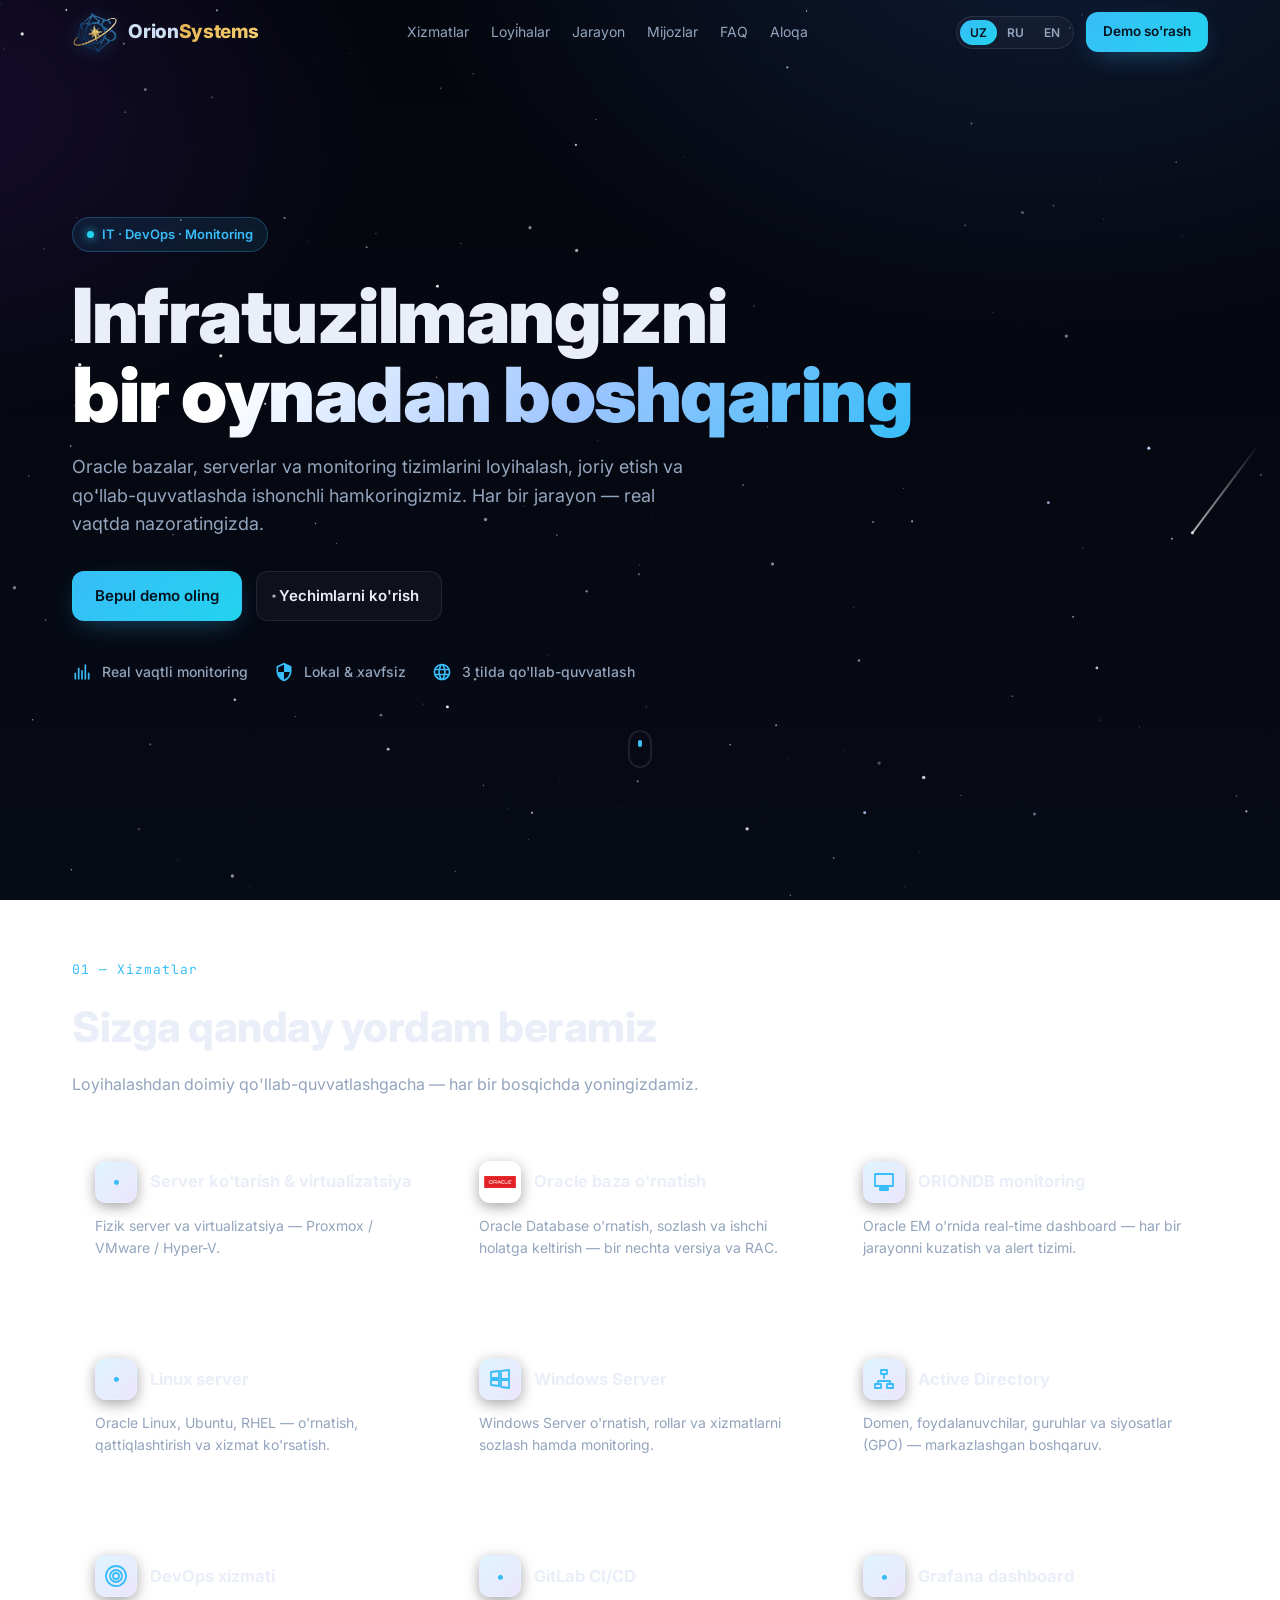
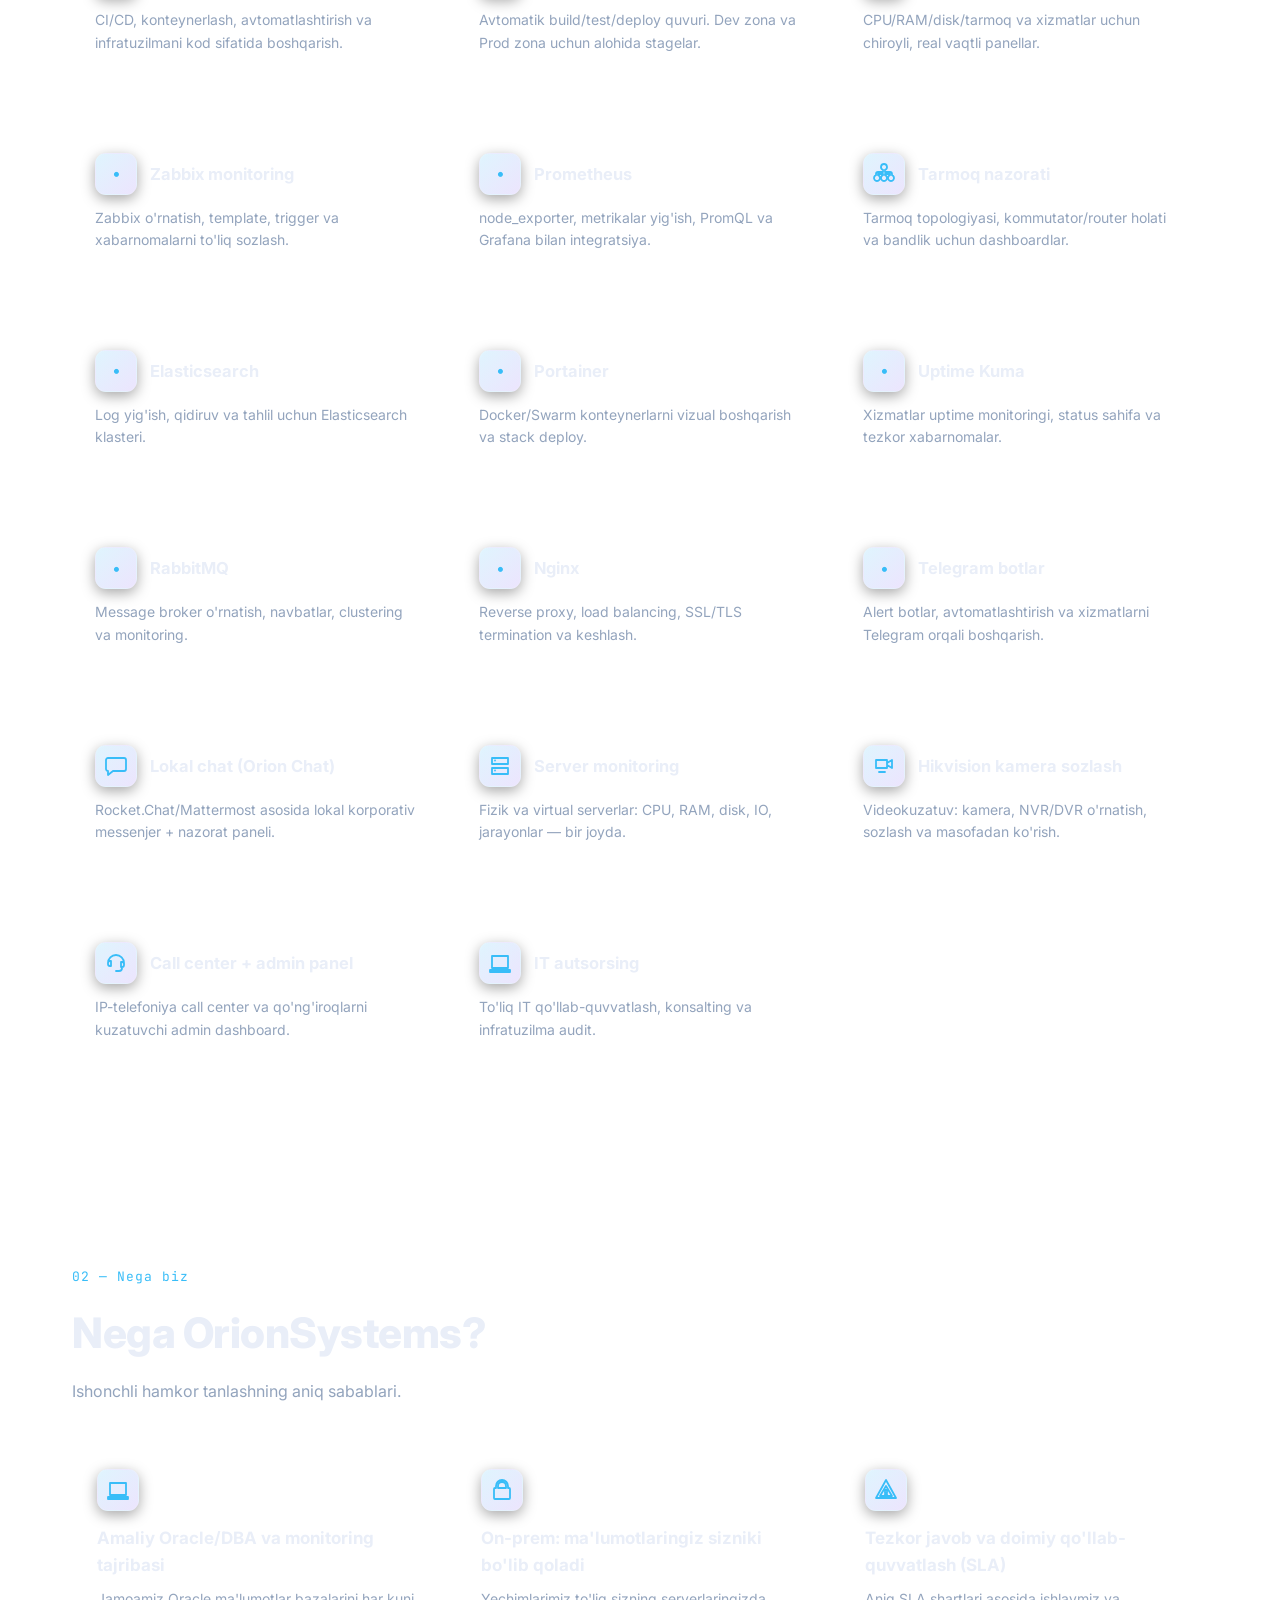
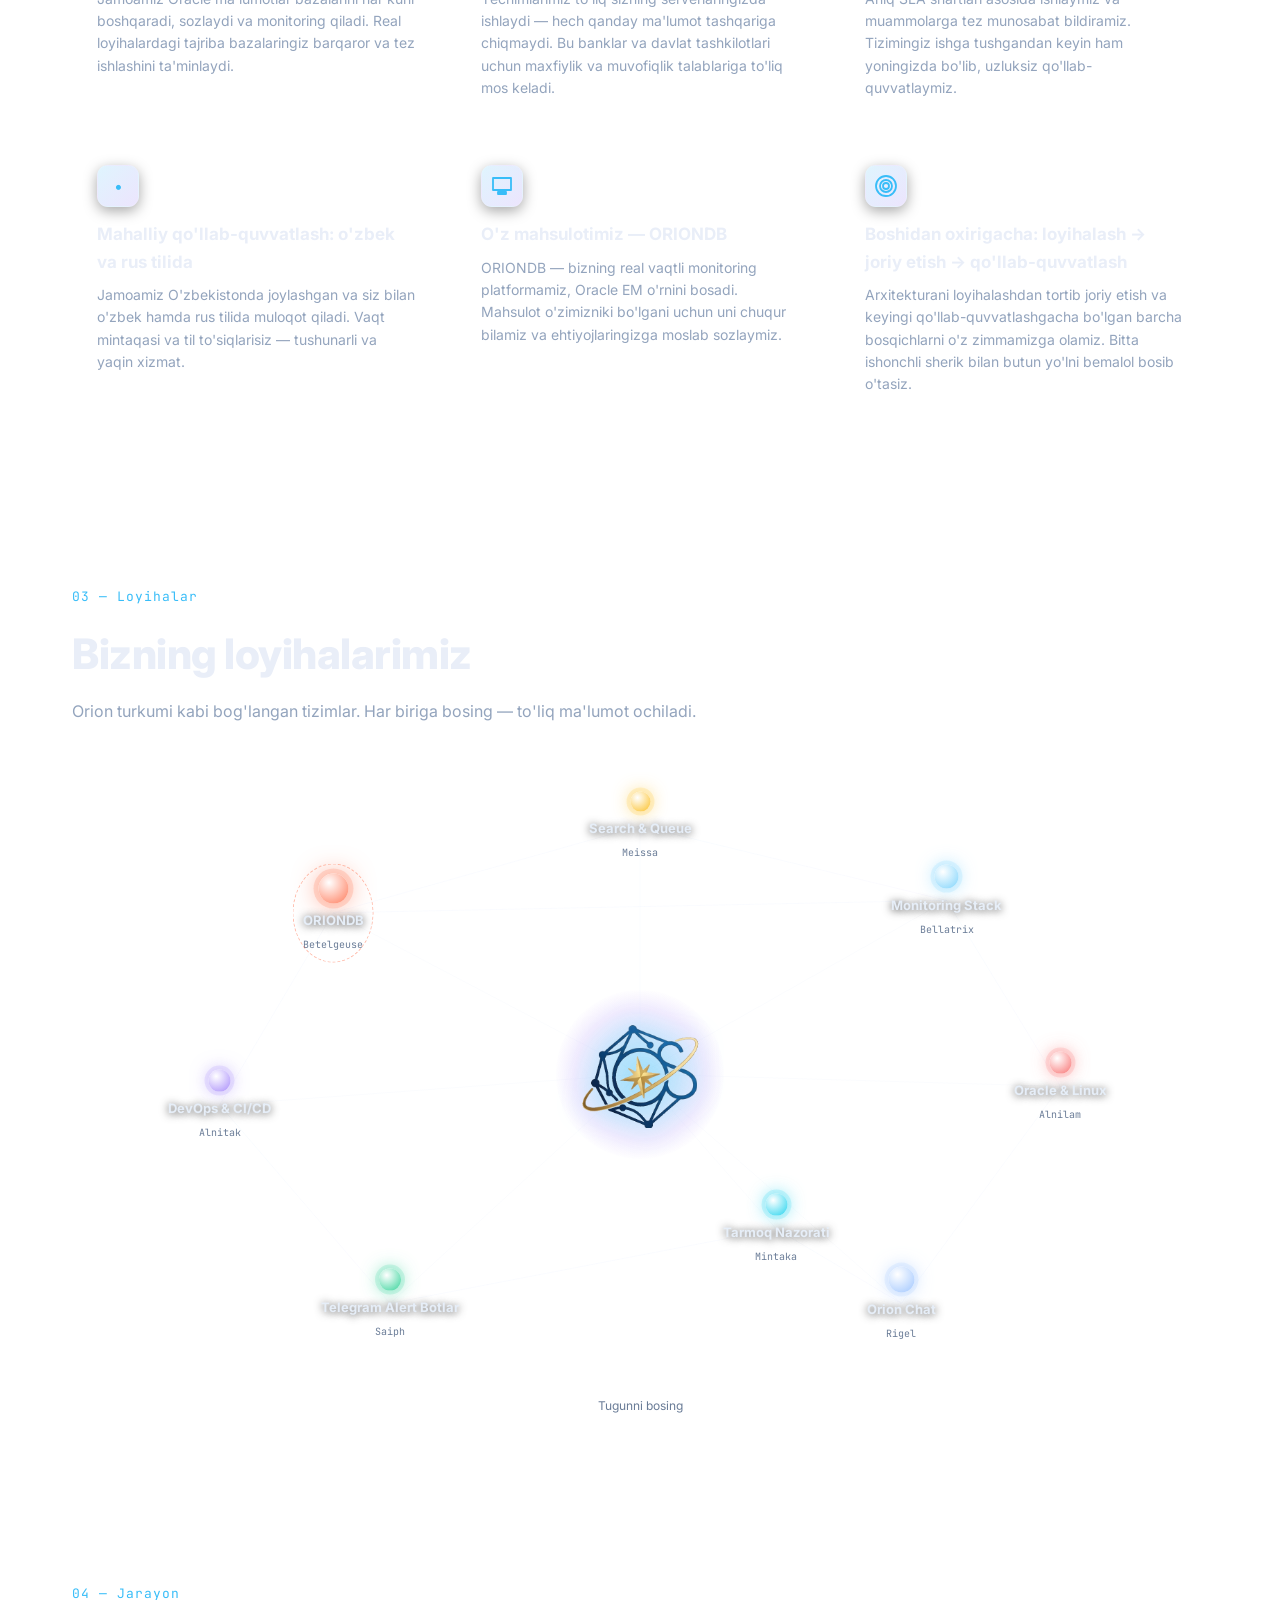
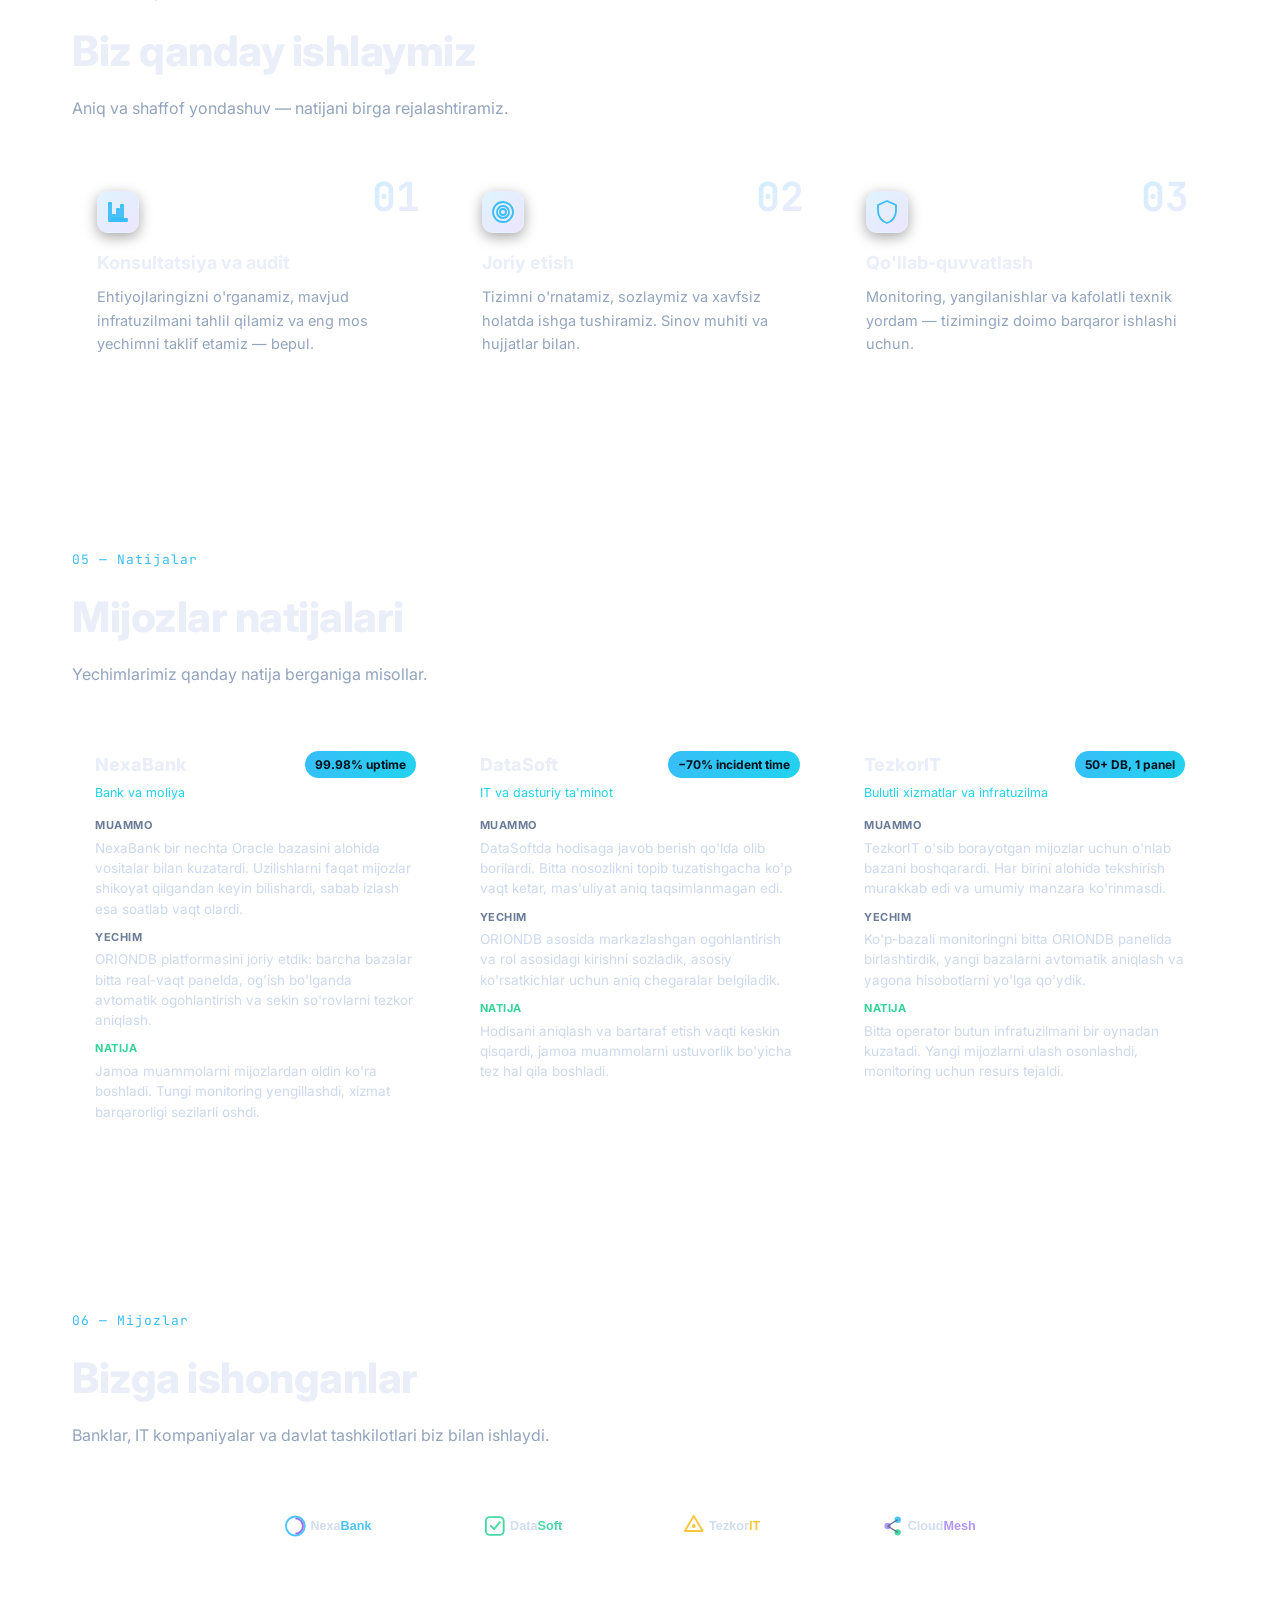
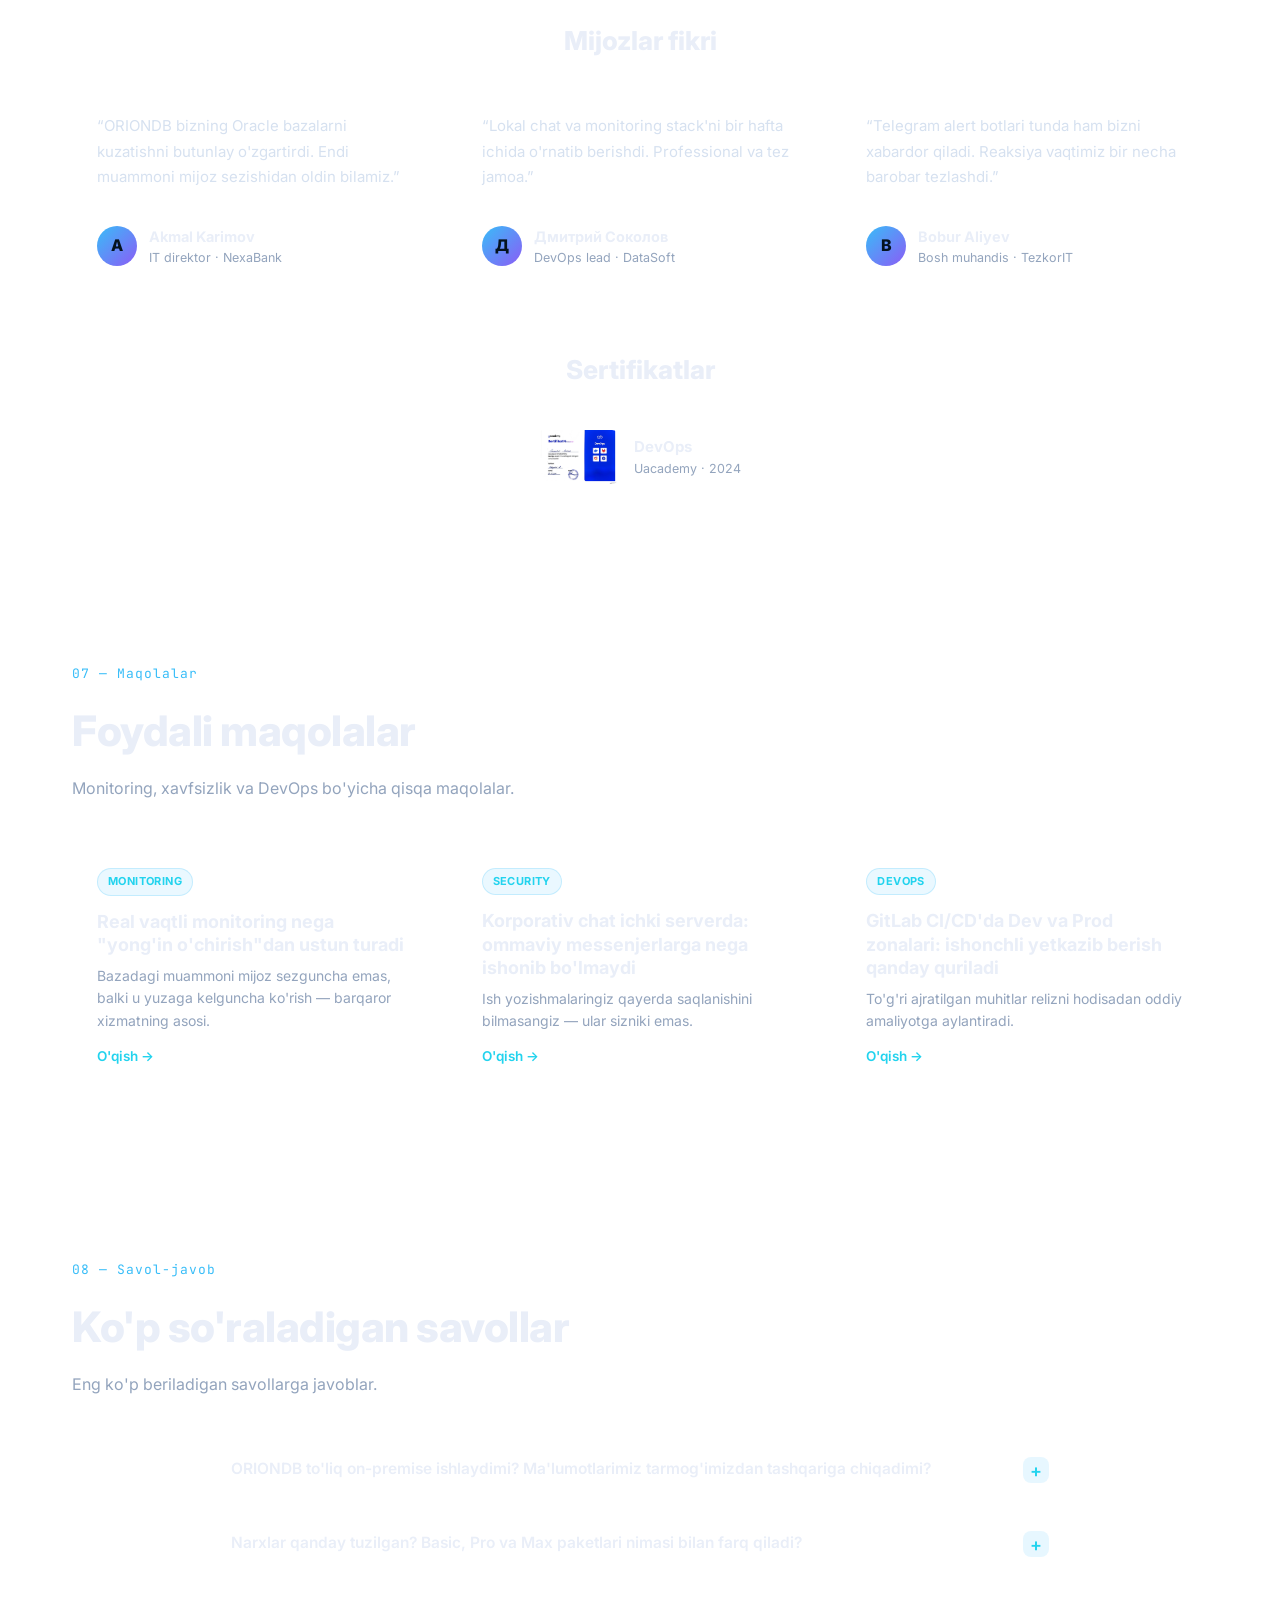
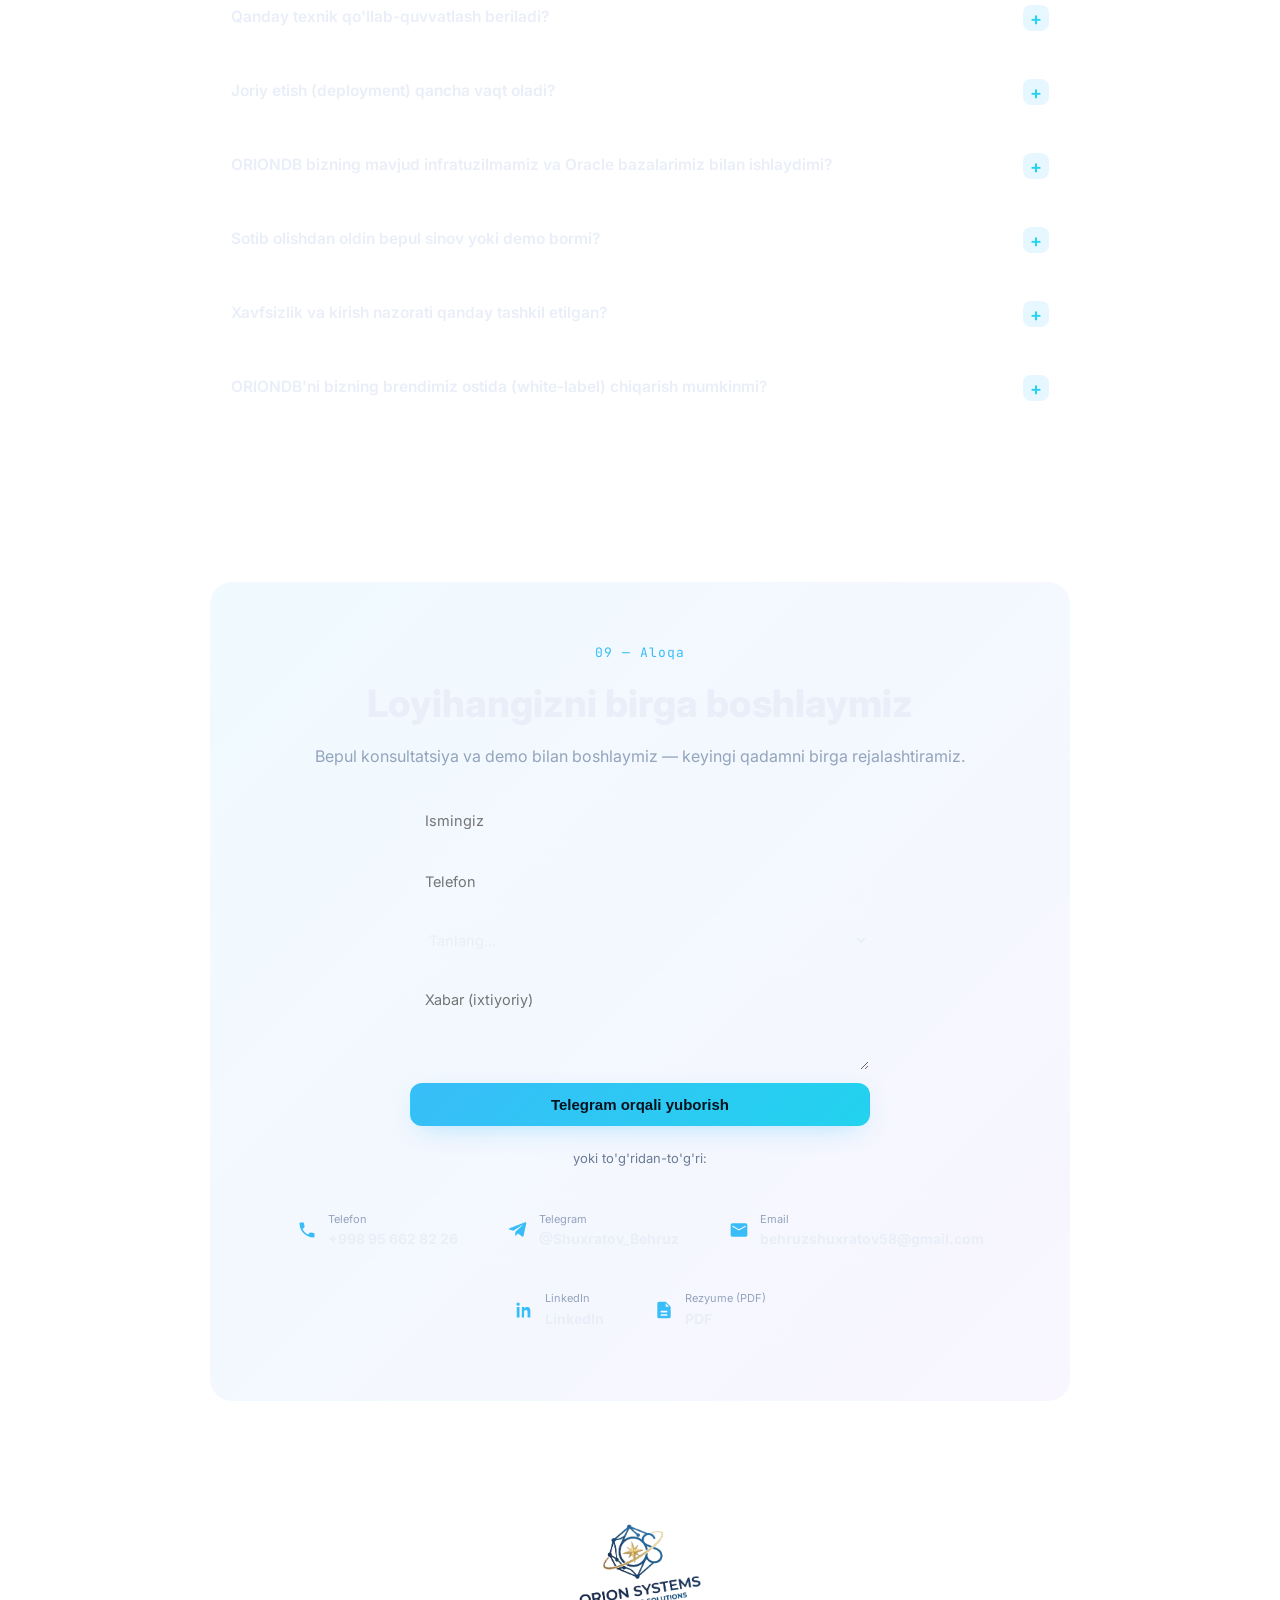
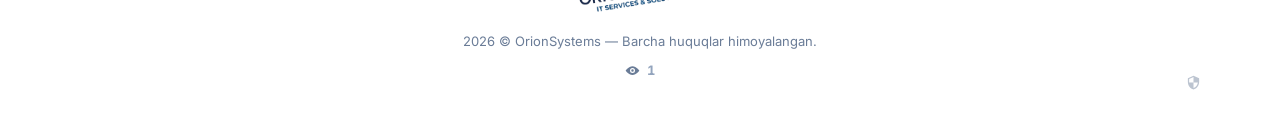
<file: index.html>
<!DOCTYPE html>
<html lang="uz">
<head>
  <meta charset="UTF-8" />
  <meta name="viewport" content="width=device-width, initial-scale=1.0" />
  <title>OrionSystems — IT · DevOps · Monitoring</title>
  <meta name="description" content="OrionSystems — Oracle bazalar, Linux/Windows serverlar, monitoring va alert tizimlari. Real vaqtli kuzatuv, lokal va xavfsiz." />
  <meta name="keywords" content="OrionSystems, ORIONDB, Oracle monitoring, DevOps, Linux, Windows Server, Active Directory, Zabbix, Grafana, Prometheus, GitLab CI/CD, Hikvision, call center, Uzbekistan IT" />
  <meta name="author" content="OrionSystems" />
  <!-- Open Graph -->
  <meta property="og:type" content="website" />
  <meta property="og:site_name" content="OrionSystems" />
  <meta property="og:title" content="OrionSystems — IT · DevOps · Monitoring" />
  <meta property="og:description" content="Oracle bazalar, serverlar va monitoring tizimlari. Real vaqtli kuzatuv, lokal va xavfsiz. ORIONDB — Oracle EM o'rnida." />
  <meta property="og:image" content="assets/og-cover.png" />
  <meta property="og:locale" content="uz_UZ" />
  <!-- Twitter -->
  <meta name="twitter:card" content="summary_large_image" />
  <meta name="twitter:title" content="OrionSystems — IT · DevOps · Monitoring" />
  <meta name="twitter:description" content="Oracle bazalar, serverlar va monitoring tizimlari. ORIONDB — real vaqtli monitoring." />
  <meta name="twitter:image" content="assets/og-cover.png" />
  <meta name="theme-color" content="#070d18" />
  <link rel="icon" type="image/svg+xml" href="assets/favicon.svg" />
  <link rel="preconnect" href="https://cdn.simpleicons.org" />
  <link rel="preconnect" href="https://fonts.googleapis.com" />
  <link rel="preconnect" href="https://fonts.gstatic.com" crossorigin />
  <link href="https://fonts.googleapis.com/css2?family=Inter:wght@400;500;600;700;800;900&family=JetBrains+Mono:wght@500&display=swap" rel="stylesheet" />
  <link rel="stylesheet" href="css/styles.css?v=5" />
  <link rel="stylesheet" href="css/constellation.css?v=5" />
</head>
<body>
  <canvas id="starfield" aria-hidden="true"></canvas>

  <!-- ============ NAV ============ -->
  <header id="nav">
    <div class="nav-inner">
      <a href="#hero" class="brand">
        <img src="assets/logo-emblem.png" alt="OrionSystems" class="brand-emblem" />
        <span class="brand-word">Orion<b>Systems</b></span>
      </a>

      <nav class="nav-links" id="nav-links">
        <a href="#services" data-i18n="nav_services">Xizmatlar</a>
        <a href="#projects" data-i18n="nav_projects">Loyihalar</a>
        <a href="#process" data-i18n="nav_process">Jarayon</a>
        <a href="#clients" data-i18n="nav_clients">Mijozlar</a>
        <a href="#faq" data-i18n="nav_faq">FAQ</a>
        <a href="#contact" data-i18n="nav_contact">Aloqa</a>
      </nav>

      <div class="nav-right">
        <div class="lang-switch" id="lang-switch">
          <button data-lang="uz" class="active">UZ</button>
          <button data-lang="ru">RU</button>
          <button data-lang="en">EN</button>
        </div>
        <a href="#contact" class="btn btn-primary btn-sm" data-i18n="nav_demo">Demo so'rash</a>
        <button class="nav-burger" id="nav-burger" aria-label="menu"><span></span><span></span><span></span></button>
      </div>
    </div>
  </header>

  <main>
    <!-- ============ HERO ============ -->
    <section id="hero" class="hero">
      <div class="hero-inner reveal">
        <div class="hero-badge"><span class="dot"></span><span data-i18n="hero_badge">IT · DevOps · Monitoring</span></div>
        <h1 class="hero-title">
          <span data-i18n="hero_title_1">Infratuzilmangizni</span><br />
          <span class="grad" data-i18n="hero_title_2">bir oynadan boshqaring</span>
        </h1>
        <p class="hero-sub" data-i18n="hero_sub"></p>
        <div class="hero-actions">
          <a href="#contact" class="btn btn-primary" data-i18n="hero_cta_primary">Bepul demo</a>
          <a href="#projects" class="btn btn-ghost" data-i18n="hero_cta_secondary">Loyihalarni ko'rish</a>
        </div>
        <div class="hero-stats">
          <div class="hstat"><svg viewBox="0 0 24 24"><path fill="currentColor" d="M3 13h2v8H3v-8zm4-6h2v14H7V7zm4 3h2v11h-2V10zm4-7h2v18h-2V3zm4 10h2v8h-2v-8z"/></svg><span data-i18n="hero_stat_1">Real-time monitoring</span></div>
          <div class="hstat"><svg viewBox="0 0 24 24"><path fill="currentColor" d="M12 1 3 5v6c0 5.55 3.84 10.74 9 12 5.16-1.26 9-6.45 9-12V5l-9-4zm0 10.99h7c-.53 4.12-3.28 7.79-7 8.94V12H5V6.3l7-3.11v8.8z"/></svg><span data-i18n="hero_stat_2">Lokal & xavfsiz</span></div>
          <div class="hstat"><svg viewBox="0 0 24 24"><path fill="currentColor" d="M12 2C6.48 2 2 6.48 2 12s4.48 10 10 10 10-4.48 10-10S17.52 2 12 2zm6.93 6h-2.95a15.65 15.65 0 0 0-1.38-3.56A8.03 8.03 0 0 1 18.92 8zM12 4.04c.83 1.2 1.48 2.53 1.91 3.96h-3.82c.43-1.43 1.08-2.76 1.91-3.96zM4.26 14C4.1 13.36 4 12.69 4 12s.1-1.36.26-2h3.38c-.08.66-.14 1.32-.14 2 0 .68.06 1.34.14 2H4.26zm.82 2h2.95c.32 1.25.78 2.45 1.38 3.56A7.99 7.99 0 0 1 5.08 16zm2.95-8H5.08a7.99 7.99 0 0 1 4.33-3.56A15.65 15.65 0 0 0 8.03 8zM12 19.96c-.83-1.2-1.48-2.53-1.91-3.96h3.82c-.43 1.43-1.08 2.76-1.91 3.96zM14.34 14H9.66c-.09-.66-.16-1.32-.16-2 0-.68.07-1.35.16-2h4.68c.09.65.16 1.32.16 2 0 .68-.07 1.34-.16 2zm.25 5.56c.6-1.11 1.06-2.31 1.38-3.56h2.95a8.03 8.03 0 0 1-4.33 3.56zM16.36 14c.08-.66.14-1.32.14-2 0-.68-.06-1.34-.14-2h3.38c.16.64.26 1.31.26 2s-.1 1.36-.26 2h-3.38z"/></svg><span data-i18n="hero_stat_3">3 tilda qo'llab-quvvatlash</span></div>
        </div>
      </div>
      <div class="scroll-hint" aria-hidden="true"><span></span></div>
    </section>

    <!-- ============ SERVICES ============ -->
    <section id="services" class="section">
      <div class="section-head reveal">
        <span class="kicker" data-i18n="services_kicker">01 — Xizmatlar</span>
        <h2 data-i18n="services_title">Nima qila olamiz</h2>
        <p class="section-sub" data-i18n="services_sub"></p>
      </div>
      <div class="services-grid" id="services-grid"></div>
    </section>

    <!-- ============ WHY US ============ -->
    <section id="why" class="section">
      <div class="section-head reveal">
        <span class="kicker" data-i18n="why_kicker">02 — Nega biz</span>
        <h2 data-i18n="why_title">Nega OrionSystems?</h2>
        <p class="section-sub" data-i18n="why_sub"></p>
      </div>
      <div class="why-grid" id="why-grid"></div>
    </section>

    <!-- ============ PROJECTS (constellation) ============ -->
    <section id="projects" class="section">
      <div class="section-head reveal">
        <span class="kicker" data-i18n="projects_kicker">02 — Mahsulotlar</span>
        <h2 data-i18n="projects_title">Bizning loyihalarimiz</h2>
        <p class="section-sub" data-i18n="projects_sub"></p>
      </div>
      <div class="constellation-wrap reveal">
        <div id="constellation" class="constellation"></div>
        <div class="constellation-hint"><span data-i18n="projects_hint">Tugunni bosing</span></div>
      </div>
      <!-- fallback / mobile cards list -->
      <div class="project-cards" id="project-cards"></div>
    </section>

    <!-- ============ PROCESS (How we work) ============ -->
    <section id="process" class="section">
      <div class="section-head reveal">
        <span class="kicker" data-i18n="process_kicker">03 — Jarayon</span>
        <h2 data-i18n="process_title">Biz qanday ishlaymiz</h2>
        <p class="section-sub" data-i18n="process_sub"></p>
      </div>
      <div class="process-grid" id="process-grid"></div>
    </section>

    <!-- ============ CASE STUDIES ============ -->
    <section id="cases" class="section">
      <div class="section-head reveal">
        <span class="kicker" data-i18n="cases_kicker">05 — Natijalar</span>
        <h2 data-i18n="cases_title">Mijozlar natijalari</h2>
        <p class="section-sub" data-i18n="cases_sub"></p>
      </div>
      <div class="cases-grid" id="cases-grid"></div>
    </section>

    <!-- ============ CLIENTS ============ -->
    <section id="clients" class="section">
      <div class="section-head reveal">
        <span class="kicker" data-i18n="clients_kicker">04 — Mijozlar</span>
        <h2 data-i18n="clients_title">Bizga ishonganlar</h2>
        <p class="section-sub" data-i18n="clients_sub"></p>
      </div>
      <div class="clients-row reveal" id="clients-row"></div>
      <h3 class="sub-h reveal" data-i18n="testimonials_title">Mijozlar fikri</h3>
      <div class="testimonials" id="testimonials"></div>

      <!-- certificates strip -->
      <h3 class="sub-h reveal" data-i18n="certs_title">Sertifikatlar</h3>
      <div class="certs-row reveal" id="certs-row"></div>
    </section>

    <!-- ============ BLOG ============ -->
    <section id="blog" class="section">
      <div class="section-head reveal">
        <span class="kicker" data-i18n="blog_kicker">07 — Maqolalar</span>
        <h2 data-i18n="blog_title">Foydali maqolalar</h2>
        <p class="section-sub" data-i18n="blog_sub"></p>
      </div>
      <div class="blog-grid" id="blog-grid"></div>
    </section>

    <!-- ============ FAQ ============ -->
    <section id="faq" class="section">
      <div class="section-head reveal">
        <span class="kicker" data-i18n="faq_kicker">08 — Savol-javob</span>
        <h2 data-i18n="faq_title">Ko'p so'raladigan savollar</h2>
        <p class="section-sub" data-i18n="faq_sub"></p>
      </div>
      <div class="faq-list" id="faq-list"></div>
    </section>

    <!-- ============ CONTACT ============ -->
    <section id="contact" class="section section-contact">
      <div class="contact-card reveal">
        <span class="kicker" data-i18n="contact_kicker">09 — Aloqa</span>
        <h2 data-i18n="contact_title">Loyihangizni boshlaymizmi?</h2>
        <p data-i18n="contact_sub"></p>
        <form class="contact-form" id="contact-form">
          <input type="text" id="cf-name" data-i18n-ph="form_name" placeholder="Ismingiz" required />
          <input type="tel" id="cf-phone" data-i18n-ph="form_phone" placeholder="Telefon" required />
          <select id="cf-service"><option value="" data-i18n="form_choose">Tanlang...</option></select>
          <textarea id="cf-message" rows="3" data-i18n-ph="form_message" placeholder="Xabar (ixtiyoriy)"></textarea>
          <button type="submit" class="btn btn-primary" id="cf-send" data-i18n="form_send">Telegram orqali yuborish</button>
        </form>
        <div class="contact-or"><span data-i18n="form_or">yoki to'g'ridan-to'g'ri:</span></div>
        <div class="contact-links" id="contact-links"></div>
      </div>
    </section>
  </main>

  <footer class="footer">
    <img src="assets/logo-orion.png" alt="OrionSystems" class="footer-logo" />
    <p><span id="year"></span> © OrionSystems — <span data-i18n="footer_rights">Barcha huquqlar himoyalangan.</span></p>
    <p class="footer-views"><svg viewBox="0 0 24 24"><path fill="currentColor" d="M12 5C5.6 5 1 12 1 12s4.6 7 11 7 11-7 11-7-4.6-7-11-7zm0 11a4 4 0 1 1 0-8 4 4 0 0 1 0 8zm0-6a2 2 0 1 0 0 4 2 2 0 0 0 0-4z"/></svg> <span id="view-count">…</span></p>
    <button class="admin-trigger" id="admin-open" title="Admin" aria-label="Admin">
      <svg viewBox="0 0 24 24"><path fill="currentColor" d="M12 1 3 5v6c0 5.55 3.84 10.74 9 12 5.16-1.26 9-6.45 9-12V5l-9-4zm0 10.99h7c-.53 4.12-3.28 7.79-7 8.94V12H5V6.3l7-3.11v8.8z"/></svg>
    </button>
  </footer>

  <!-- back to top -->
  <button class="to-top" id="to-top" aria-label="Tepaga">
    <svg viewBox="0 0 24 24"><path fill="currentColor" d="M12 8l-6 6 1.4 1.4L12 10.8l4.6 4.6L18 14z"/></svg>
  </button>

  <!-- ============ PROJECT MODAL (in-page detail) ============ -->
  <div class="proj-overlay" id="proj-overlay" hidden>
    <div class="proj-modal" role="dialog" aria-modal="true">
      <button class="proj-close" id="proj-close" aria-label="close">&times;</button>
      <div class="proj-modal-body" id="proj-modal-body"></div>
    </div>
  </div>

  <!-- ============ ADMIN MODAL ============ -->
  <div class="admin-overlay" id="admin-overlay" hidden></div>

  <script src="js/i18n.js?v=5"></script>
  <script src="js/data.js?v=5"></script>
  <script src="js/content.js?v=5"></script>
  <script src="js/store.js?v=5"></script>
  <script src="js/stars.js?v=5"></script>
  <script src="js/counter.js?v=5"></script>
  <script src="js/project-view.js?v=5"></script>
  <script src="js/constellation.js?v=5"></script>
  <script src="js/main.js?v=5"></script>
  <script src="js/admin.js?v=5"></script>
</body>
</html>
</file>
<file: css/styles.css>
/* ============================================================
   OrionSystems — main stylesheet
   Sections: tokens · base · nav · hero · sections · services ·
   project cards · pricing · models · clients · testimonials ·
   contact · footer · admin modal · project detail · responsive
   ============================================================ */
:root {
  --bg: #04060d;
  --bg-2: #070b16;
  --text: #e9eef8;
  --muted: #93a4bd;
  --muted-2: #6a7c97;
  --cyan: #38bdf8;
  --cyan-2: #22d3ee;
  --violet: #8b5cf6;
  --green: #34d399;
  --gold: #e6b450;
  --gold-2: #f4cf72;
  --navy-ink: #cfe0f5;
  --line: rgba(255,255,255,.09);
  --line-2: rgba(255,255,255,.055);
  --card: rgba(255,255,255,.035);
  --card-2: rgba(255,255,255,.06);
  --glow: rgba(56,189,248,.45);
  --max: 1180px;
  --r: 16px;
}
* { box-sizing: border-box; margin: 0; padding: 0; }
html { scroll-behavior: smooth; scroll-padding-top: 80px; }
body {
  font-family: "Inter", system-ui, -apple-system, "Segoe UI", sans-serif;
  color: var(--text); line-height: 1.6; overflow-x: hidden; min-height: 100vh;
  background: radial-gradient(1100px 700px at 82% -8%, #0e1a33 0%, transparent 58%),
              radial-gradient(820px 560px at -6% 12%, #160c2e 0%, transparent 55%),
              linear-gradient(180deg, var(--bg), var(--bg-2));
  background-attachment: fixed; -webkit-font-smoothing: antialiased;
}
#starfield { position: fixed; inset: 0; z-index: 0; pointer-events: none; }
main, header, footer { position: relative; z-index: 1; }
a { color: inherit; text-decoration: none; }
img { max-width: 100%; }

/* ---------- buttons ---------- */
.btn { display: inline-flex; align-items: center; gap: 8px; font-weight: 600; font-size: 15px;
  padding: 12px 22px; border-radius: 12px; cursor: pointer; transition: .2s; border: 1px solid transparent; white-space: nowrap; }
.btn-sm { padding: 8px 16px; font-size: 13.5px; }
.btn-primary { color: #04121e; background: linear-gradient(135deg, var(--cyan), var(--cyan-2)); box-shadow: 0 8px 28px -10px var(--glow); }
.btn-primary:hover { transform: translateY(-2px); box-shadow: 0 14px 34px -10px var(--glow); }
.btn-ghost { color: var(--text); border-color: var(--line); background: var(--card); }
.btn-ghost:hover { border-color: rgba(56,189,248,.45); background: var(--card-2); transform: translateY(-2px); }
.btn-danger { color: #ff8a8a; border: 1px solid rgba(239,68,68,.35); background: rgba(239,68,68,.1); }
.btn-danger:hover { background: rgba(239,68,68,.2); }

/* ---------- nav ---------- */
#nav { position: sticky; top: 0; z-index: 50; transition: background .3s, border-color .3s; border-bottom: 1px solid transparent; }
#nav.scrolled { background: rgba(5,8,16,.72); backdrop-filter: blur(14px); border-bottom: 1px solid var(--line); }
.nav-inner { max-width: var(--max); margin: 0 auto; padding: 12px 22px; display: flex; align-items: center; justify-content: space-between; gap: 18px; }
.brand { display: flex; align-items: center; gap: 10px; }
.brand-emblem { height: 40px; width: auto; display: block; filter: drop-shadow(0 2px 8px rgba(56,189,248,.3)); }
.brand-word { font-size: 19px; font-weight: 800; letter-spacing: -.3px; color: var(--navy-ink); }
.brand-word b { font-weight: 800; background: linear-gradient(135deg, var(--gold), var(--gold-2)); -webkit-background-clip: text; background-clip: text; color: transparent; }
.nav-links { display: flex; gap: 22px; }
.nav-links a { font-size: 14px; color: var(--muted); transition: color .2s; position: relative; }
.nav-links a:hover { color: var(--text); }
.nav-links a::after { content: ""; position: absolute; left: 0; bottom: -6px; width: 0; height: 2px; border-radius: 2px; background: linear-gradient(90deg, var(--cyan), var(--violet)); transition: width .25s; }
.nav-links a:hover::after { width: 100%; }
.nav-right { display: flex; align-items: center; gap: 12px; }
.lang-switch { display: flex; background: var(--card); border: 1px solid var(--line); border-radius: 999px; padding: 3px; }
.lang-switch button { border: none; background: none; cursor: pointer; color: var(--muted); font: 600 12px "Inter", sans-serif; padding: 5px 10px; border-radius: 999px; transition: .2s; }
.lang-switch button:hover { color: var(--text); }
.lang-switch button.active { color: #04121e; background: linear-gradient(135deg, var(--cyan), var(--cyan-2)); }
.nav-burger { display: none; flex-direction: column; gap: 5px; background: none; border: none; cursor: pointer; padding: 6px; }
.nav-burger span { width: 22px; height: 2px; background: var(--text); border-radius: 2px; transition: .25s; }
.nav-burger.open span:nth-child(1) { transform: translateY(7px) rotate(45deg); }
.nav-burger.open span:nth-child(2) { opacity: 0; }
.nav-burger.open span:nth-child(3) { transform: translateY(-7px) rotate(-45deg); }

/* ---------- hero ---------- */
.hero { max-width: var(--max); margin: 0 auto; padding: clamp(56px,12vh,130px) 22px clamp(40px,7vh,80px); min-height: 90vh; display: flex; flex-direction: column; justify-content: center; }
.hero-badge { display: inline-flex; align-self: flex-start; align-items: center; gap: 8px; font-size: 13px; font-weight: 600; color: var(--cyan); background: rgba(56,189,248,.1); border: 1px solid rgba(56,189,248,.28); padding: 6px 14px; border-radius: 999px; margin-bottom: 24px; }
.hero-badge .dot { width: 7px; height: 7px; border-radius: 50%; background: var(--cyan-2); box-shadow: 0 0 10px var(--cyan-2); animation: pulse 1.8s infinite; }
@keyframes pulse { 0%,100%{opacity:1} 50%{opacity:.35} }
.hero-title { font-size: clamp(38px,7vw,76px); font-weight: 900; line-height: 1.03; letter-spacing: -1.5px; }
.hero-title .grad { background: linear-gradient(120deg, #fff 20%, #9ec5ff 60%, var(--cyan)); -webkit-background-clip: text; background-clip: text; color: transparent; }
.hero-sub { margin-top: 20px; max-width: 640px; color: var(--muted); font-size: clamp(15px,2vw,18px); }
.hero-actions { display: flex; gap: 14px; margin-top: 32px; flex-wrap: wrap; }
.hero-stats { display: flex; gap: 26px; margin-top: 40px; flex-wrap: wrap; }
.hstat { display: flex; align-items: center; gap: 10px; color: var(--muted); font-size: 14px; font-weight: 500; }
.hstat svg { width: 20px; height: 20px; color: var(--cyan); flex: none; }
.scroll-hint { align-self: center; margin-top: 46px; width: 24px; height: 38px; border: 2px solid var(--line); border-radius: 14px; position: relative; }
.scroll-hint span { position: absolute; left: 50%; top: 8px; width: 4px; height: 7px; border-radius: 3px; background: var(--cyan); transform: translateX(-50%); animation: scrolldot 1.7s infinite; }
@keyframes scrolldot { 0%{opacity:0;top:7px} 40%{opacity:1} 100%{opacity:0;top:20px} }

/* ---------- sections ---------- */
.section { max-width: var(--max); margin: 0 auto; padding: clamp(54px,9vh,96px) 22px; }
.section-head { margin-bottom: 40px; max-width: 680px; }
.kicker { display: inline-block; font-family: "JetBrains Mono", monospace; font-size: 13px; letter-spacing: 1px; color: var(--cyan); margin-bottom: 12px; }
.section-head h2 { font-size: clamp(26px,4.4vw,42px); font-weight: 800; letter-spacing: -.5px; }
.section-sub { margin-top: 12px; color: var(--muted); font-size: 16px; }
.sub-h { font-size: clamp(20px,3vw,26px); font-weight: 800; margin: 56px 0 26px; text-align: center; }

/* ---------- services ---------- */
.services-grid { display: grid; grid-template-columns: repeat(3, 1fr); gap: 16px; }
.svc-card { background: var(--card); border: 1px solid var(--line); border-radius: 14px; padding: 22px; transition: .25s; font: inherit; color: inherit; text-align: left; cursor: pointer; width: 100%; display: block; position: relative; }
.svc-card:hover { transform: translateY(-4px); border-color: rgba(56,189,248,.4); background: var(--card-2); box-shadow: 0 24px 48px -28px rgba(0,0,0,.7); }
.svc-head { display: flex; align-items: center; gap: 13px; margin-bottom: 12px; }
.svc-head h3 { font-size: 16.5px; font-weight: 700; }
.svc-card p { color: var(--muted); font-size: 14px; }
.svc-more { display: inline-block; margin-top: 14px; font-size: 13px; font-weight: 600; color: var(--cyan-2); opacity: 0; transform: translateX(-4px); transition: .2s; }
.svc-card:hover .svc-more { opacity: 1; transform: none; }

/* service detail (in modal) */
.svc-detail-head { display: flex; align-items: center; gap: 16px; margin-bottom: 14px; }
.svc-detail-head .svc-ic { width: 56px; height: 56px; border-radius: 14px; }
.svc-detail-head .svc-ic img { width: 32px; height: 32px; }
.svc-detail-head .svc-ic svg { width: 32px; height: 32px; }
.svc-detail-head h1 { font-size: clamp(26px,4vw,40px); font-weight: 900; letter-spacing: -.6px; }
.svc-points { list-style: none; display: grid; gap: 10px; }
.svc-points li { position: relative; padding-left: 26px; color: #cdd9ec; font-size: 15px; line-height: 1.55; }
.svc-points li::before { content: "✓"; position: absolute; left: 0; top: 0; color: var(--cyan-2); font-weight: 800; }
.svc-ic { width: 42px; height: 42px; border-radius: 11px; flex: none; display: grid; place-items: center; background: #fff; box-shadow: 0 4px 14px rgba(0,0,0,.35); }
.svc-ic img { width: 24px; height: 24px; }
.svc-ic--mono { background: linear-gradient(135deg, rgba(56,189,248,.16), rgba(139,92,246,.16)); border: 1px solid var(--line); color: var(--cyan); }
.svc-ic--mono svg { width: 24px; height: 24px; }
.svc-ic--logo { padding: 5px; }
.svc-ic--logo img { width: 100%; height: 100%; object-fit: contain; }

/* ---------- project cards (mobile fallback) ---------- */
.project-cards { display: none; grid-template-columns: repeat(2, 1fr); gap: 16px; margin-top: 24px; }
.pcard { background: var(--card); border: 1px solid var(--line); border-radius: 14px; overflow: hidden; transition: .25s; }
.pcard:hover { transform: translateY(-4px); border-color: var(--accent); }
.pcard-media { background: radial-gradient(120% 120% at 50% 0%, #0f1828, #070b14); padding: 14px; border-bottom: 1px solid var(--line-2); }
.pcard-media img { border-radius: 10px; display: block; width: 100%; }
.pcard-body { padding: 16px 18px 20px; }
.pcard-body h3 { font-size: 18px; font-weight: 700; }
.pcard-body p { color: var(--muted); font-size: 14px; margin-top: 4px; }
.pcard-link { display: inline-block; margin-top: 12px; color: var(--accent); font-weight: 600; font-size: 13.5px; }

/* ---------- pricing ---------- */
.pricing-grid { display: grid; grid-template-columns: repeat(3, 1fr); gap: 18px; align-items: stretch; }
.price-card { position: relative; background: var(--card); border: 1px solid var(--line); border-radius: 18px; padding: 28px 24px; display: flex; flex-direction: column; transition: .25s; }
.price-card:hover { transform: translateY(-4px); border-color: rgba(56,189,248,.4); }
.price-card--hot { border-color: rgba(56,189,248,.55); background: linear-gradient(180deg, rgba(56,189,248,.08), rgba(139,92,246,.05)); box-shadow: 0 30px 60px -30px var(--glow); }
.price-badge { position: absolute; top: -12px; left: 50%; transform: translateX(-50%); font-size: 11px; font-weight: 800; letter-spacing: .5px; text-transform: uppercase; color: #04121e; background: linear-gradient(135deg, var(--cyan), var(--cyan-2)); padding: 5px 14px; border-radius: 999px; }
.price-name { font-size: 22px; font-weight: 800; }
.price-tag { color: var(--muted); font-size: 13.5px; margin-top: 4px; }
.price-box { margin: 20px 0; padding: 16px 0; border-top: 1px solid var(--line-2); border-bottom: 1px solid var(--line-2); }
.price-main { font-size: 30px; font-weight: 800; }
.price-main span { font-size: 14px; font-weight: 500; color: var(--muted); margin-left: 4px; }
.price-alt { color: var(--muted); font-size: 13px; margin-top: 4px; }
.price-cta { justify-content: center; width: 100%; }
.price-sec { font-size: 12px; font-weight: 700; text-transform: uppercase; letter-spacing: .6px; color: var(--muted); margin: 20px 0 10px; }
.price-feats { list-style: none; display: grid; gap: 8px; }
.price-feats li { position: relative; padding-left: 24px; font-size: 14px; color: #cdd9ec; }
.price-feats li::before { content: "✓"; position: absolute; left: 0; color: var(--cyan-2); font-weight: 800; }
.int-row { display: flex; flex-wrap: wrap; gap: 7px; }
.int-pill { font-size: 11.5px; font-weight: 600; color: var(--cyan-2); background: rgba(56,189,248,.1); border: 1px solid rgba(56,189,248,.22); padding: 4px 10px; border-radius: 999px; }
.pricing-note { text-align: center; color: var(--muted-2); font-size: 13px; margin-top: 22px; font-style: italic; }

/* ---------- license models ---------- */
.models-grid { display: grid; grid-template-columns: repeat(4, 1fr); gap: 16px; margin-top: 40px; }
.model-card { background: var(--card); border: 1px solid var(--line); border-radius: 14px; padding: 22px; transition: .2s; }
.model-card:hover { border-color: rgba(56,189,248,.4); transform: translateY(-3px); }
.model-card .svc-ic { margin-bottom: 14px; }
.model-card h4 { font-size: 16px; font-weight: 700; }
.model-card p { color: var(--muted); font-size: 13.5px; margin-top: 6px; }

/* ---------- process (how we work) ---------- */
.process-grid { display: grid; grid-template-columns: repeat(3, 1fr); gap: 18px; }
.process-card { position: relative; background: var(--card); border: 1px solid var(--line); border-radius: 16px; padding: 28px 24px; transition: .25s; overflow: hidden; }
.process-card:hover { transform: translateY(-4px); border-color: rgba(56,189,248,.4); background: var(--card-2); }
.process-num { position: absolute; top: 14px; right: 18px; font-family: "JetBrains Mono", monospace; font-size: 40px; font-weight: 700; line-height: 1; background: linear-gradient(135deg, rgba(56,189,248,.25), rgba(139,92,246,.12)); -webkit-background-clip: text; background-clip: text; color: transparent; }
.process-card .svc-ic { margin-bottom: 16px; }
.process-card h3 { font-size: 18px; font-weight: 700; }
.process-card p { color: var(--muted); font-size: 14.5px; margin-top: 8px; }

/* ---------- clients ---------- */
.clients-row { display: flex; flex-wrap: wrap; justify-content: center; gap: 18px; }
.client-logo { background: var(--card); border: 1px solid var(--line); border-radius: 14px; padding: 18px 26px; display: grid; place-items: center; transition: .2s; min-width: 180px; }
.client-logo:hover { border-color: rgba(56,189,248,.4); transform: translateY(-3px); }
.client-logo img { height: 38px; opacity: .9; }

/* ---------- testimonials ---------- */
.testimonials { display: grid; grid-template-columns: repeat(3, 1fr); gap: 18px; }
.tcard { background: var(--card); border: 1px solid var(--line); border-radius: 16px; padding: 24px; transition: .2s; }
.tcard:hover { border-color: rgba(56,189,248,.4); transform: translateY(-3px); }
.tcard blockquote { color: #d6e1f0; font-size: 15px; line-height: 1.7; }
.tcard figcaption { display: flex; align-items: center; gap: 12px; margin-top: 18px; padding-top: 16px; border-top: 1px solid var(--line-2); }
.tavatar { width: 40px; height: 40px; border-radius: 50%; flex: none; display: grid; place-items: center; font-weight: 800; color: #04121e; background: linear-gradient(135deg, var(--cyan), var(--violet)); }
.tmeta { display: flex; flex-direction: column; }
.tmeta b { font-size: 14.5px; }
.tmeta i { font-size: 12.5px; color: var(--muted); font-style: normal; }

/* ---------- contact ---------- */
.section-contact { display: flex; justify-content: center; }
.contact-card { width: 100%; max-width: 860px; text-align: center; background: linear-gradient(135deg, rgba(56,189,248,.08), rgba(139,92,246,.06)); border: 1px solid var(--line); border-radius: 22px; padding: clamp(34px,6vw,56px); }
.contact-card .kicker { margin-bottom: 10px; }
.contact-card h2 { font-size: clamp(26px,4.4vw,38px); font-weight: 800; }
.contact-card p { color: var(--muted); margin-top: 10px; }
.contact-links { display: flex; gap: 12px; justify-content: center; flex-wrap: wrap; margin-top: 28px; }
.contact-link { display: inline-flex; align-items: center; gap: 11px; background: rgba(255,255,255,.04); border: 1px solid var(--line); padding: 13px 18px; border-radius: 12px; transition: .2s; text-align: left; }
.contact-link:hover { transform: translateY(-2px); border-color: rgba(56,189,248,.5); background: var(--card-2); }
.cl-ic { width: 20px; height: 20px; color: var(--cyan); flex: none; }
.cl-meta { display: flex; flex-direction: column; }
.cl-meta i { font-size: 11px; color: var(--muted); font-style: normal; }
.cl-meta b { font-size: 14px; }

/* ---------- footer ---------- */
.footer { max-width: var(--max); margin: 0 auto; padding: 40px 22px 56px; text-align: center; border-top: 1px solid var(--line-2); display: flex; flex-direction: column; align-items: center; gap: 8px; position: relative; }
.footer-logo { height: 90px; width: auto; opacity: .95; margin-bottom: 10px; }
.footer p { color: var(--muted-2); font-size: 13px; }
.footer-tag { font-style: italic; }
.admin-trigger { position: absolute; right: 22px; bottom: 40px; background: none; border: 1px solid var(--line-2); cursor: pointer; width: 30px; height: 30px; border-radius: 8px; display: grid; place-items: center; color: var(--muted-2); opacity: .45; transition: .2s; }
.admin-trigger:hover { opacity: 1; color: var(--cyan); border-color: rgba(56,189,248,.4); }
.admin-trigger svg { width: 15px; height: 15px; }

/* ---------- back to top ---------- */
.to-top {
  position: fixed; right: 22px; bottom: 22px; z-index: 60;
  width: 46px; height: 46px; border-radius: 14px; cursor: pointer;
  background: linear-gradient(135deg, var(--cyan), var(--cyan-2));
  border: none; color: #04121e; display: grid; place-items: center;
  box-shadow: 0 10px 30px -10px var(--glow);
  opacity: 0; transform: translateY(16px) scale(.9); pointer-events: none;
  transition: opacity .3s, transform .3s;
}
.to-top.show { opacity: 1; transform: none; pointer-events: auto; }
.to-top:hover { transform: translateY(-3px); }
.to-top svg { width: 24px; height: 24px; }

/* ---------- reveal ---------- */
.reveal { opacity: 0; transform: translateY(24px); transition: opacity .7s ease, transform .7s ease; }
.reveal.in { opacity: 1; transform: none; }
@media (prefers-reduced-motion: reduce) { .reveal { opacity: 1; transform: none; transition: none; } html { scroll-behavior: auto; } }

/* ============================================================
   PROJECT MODAL (in-page detail)
   ============================================================ */
.proj-overlay { position: fixed; inset: 0; z-index: 90; background: rgba(3,6,12,.8); backdrop-filter: blur(10px); display: grid; place-items: start center; padding: 40px 20px; overflow-y: auto; animation: pov-in .2s ease; }
.proj-overlay[hidden] { display: none; }
@keyframes pov-in { from { opacity: 0; } to { opacity: 1; } }
.proj-modal { position: relative; width: 100%; max-width: 1000px; background: linear-gradient(180deg, #0b1322, #080d18); border: 1px solid var(--line); border-radius: 22px; padding: clamp(24px,4vw,44px); box-shadow: 0 50px 110px -30px rgba(0,0,0,.9); animation: pm-in .28s cubic-bezier(.2,.8,.2,1); }
@keyframes pm-in { from { transform: translateY(18px) scale(.98); opacity: 0; } to { transform: none; opacity: 1; } }
.proj-close { position: absolute; top: 16px; right: 18px; z-index: 3; background: rgba(255,255,255,.06); border: 1px solid var(--line); color: var(--muted); font-size: 22px; line-height: 1; width: 36px; height: 36px; border-radius: 10px; cursor: pointer; transition: .2s; }
.proj-close:hover { color: #fff; border-color: rgba(56,189,248,.5); background: var(--card-2); }
.proj-modal-body .pd-hero { margin-top: 6px; }
.proj-modal-body .pd-section:first-child, .proj-modal-body .pd-hero { margin-top: 0; }
.proj-modal-body .pd-cta { margin-bottom: 0; }

/* ============================================================
   ADMIN MODAL
   ============================================================ */
.admin-overlay { position: fixed; inset: 0; z-index: 100; background: rgba(3,6,12,.74); backdrop-filter: blur(8px); display: grid; place-items: center; padding: 20px; }
.admin-overlay[hidden] { display: none; }
.admin-modal { position: relative; width: 100%; max-width: 600px; max-height: 88vh; overflow-y: auto; background: linear-gradient(180deg, #0c1322, #0a0f1b); border: 1px solid var(--line); border-radius: 20px; padding: 30px; box-shadow: 0 40px 90px -30px rgba(0,0,0,.9); }
.admin-close { position: absolute; top: 14px; right: 16px; background: none; border: none; color: var(--muted); font-size: 26px; cursor: pointer; line-height: 1; }
.admin-close:hover { color: #fff; }
.admin-login h3, .admin-panel h3 { font-size: 20px; font-weight: 700; }
.admin-hint { color: var(--muted); font-size: 13px; margin: 8px 0 14px; }
.admin-err { color: #ff7a7a; font-size: 13px; margin-top: 10px; min-height: 16px; }
.admin-top { display: flex; align-items: center; justify-content: space-between; }
.admin-logout { background: rgba(239,68,68,.1); border: 1px solid rgba(239,68,68,.3); color: #ff8a8a; font: 600 12px "Inter"; padding: 6px 12px; border-radius: 8px; cursor: pointer; }
.admin-tabs { display: flex; gap: 6px; flex-wrap: wrap; margin: 18px 0; }
.admin-tabs button { background: var(--card); border: 1px solid var(--line); color: var(--muted); font: 600 12.5px "Inter"; padding: 7px 12px; border-radius: 9px; cursor: pointer; transition: .2s; }
.admin-tabs button:hover { color: var(--text); }
.admin-tabs button.active { color: #04121e; background: linear-gradient(135deg, var(--cyan), var(--cyan-2)); border-color: transparent; }
.admin-modal input, .admin-modal textarea { width: 100%; background: rgba(255,255,255,.04); color: var(--text); border: 1px solid var(--line); border-radius: 10px; padding: 10px 12px; font: inherit; font-size: 13.5px; margin-bottom: 10px; resize: vertical; }
.admin-modal input[type="color"] { height: 42px; padding: 4px; }
.admin-modal input[type="file"] { font-size: 12.5px; color: var(--muted); }
.admin-modal input:focus, .admin-modal textarea:focus { outline: none; border-color: rgba(56,189,248,.5); }
.adm-label { display: block; font-size: 12.5px; font-weight: 600; color: #cdd9ec; margin: 6px 0 6px; }
.adm-tri { display: grid; grid-template-columns: 1fr 1fr 1fr; gap: 8px; }
.adm-tri input, .adm-tri textarea { margin-bottom: 4px; }
.adm-list { display: grid; gap: 8px; margin-bottom: 18px; }
.adm-empty { color: var(--muted-2); font-style: italic; font-size: 13px; }
.adm-item { display: flex; align-items: center; justify-content: space-between; gap: 12px; background: rgba(255,255,255,.03); border: 1px solid var(--line); border-radius: 10px; padding: 9px 13px; }
.adm-item span { font-size: 13.5px; color: #d7e2f2; overflow: hidden; text-overflow: ellipsis; white-space: nowrap; }
.adm-del { background: rgba(239,68,68,.12); border: 1px solid rgba(239,68,68,.3); color: #ff8a8a; font: 600 12px "Inter"; padding: 5px 11px; border-radius: 8px; cursor: pointer; flex: none; }
.adm-form { border-top: 1px solid var(--line-2); padding-top: 16px; }
.adm-form h4 { font-size: 14px; margin-bottom: 12px; }
.adm-price-row { display: grid; grid-template-columns: 60px 1fr 1fr; gap: 8px; align-items: center; margin-bottom: 8px; }
.adm-price-row b { font-size: 12px; color: var(--cyan-2); }
.adm-row { display: flex; gap: 10px; flex-wrap: wrap; align-items: center; }
.admin-saved { color: #4ade80; font-size: 13px; margin-left: 10px; }

/* ============================================================
   PROJECT DETAIL PAGE
   ============================================================ */
.project-page main { max-width: var(--max); margin: 0 auto; padding: 40px 22px 20px; }
.pd-loading { text-align: center; color: var(--muted); padding: 80px; }
.pd-hero { display: grid; grid-template-columns: 1.05fr 1fr; gap: 40px; align-items: center; margin-bottom: 30px; }
.pd-badge { display: inline-block; font-size: 12px; font-weight: 700; letter-spacing: .5px; color: var(--accent, var(--cyan)); background: color-mix(in srgb, var(--accent, #38bdf8) 14%, transparent); border: 1px solid color-mix(in srgb, var(--accent, #38bdf8) 35%, transparent); padding: 5px 12px; border-radius: 999px; margin-bottom: 16px; }
.pd-title { font-size: clamp(30px,5vw,54px); font-weight: 900; letter-spacing: -1px; }
.pd-tagline { font-size: clamp(16px,2.4vw,20px); font-weight: 600; color: #cbd9ee; margin-top: 10px; }
.pd-desc { color: var(--muted); margin-top: 14px; font-size: 15.5px; line-height: 1.7; }
.pd-tags { display: flex; flex-wrap: wrap; gap: 8px; margin-top: 18px; }
.pd-tags span { font-size: 12px; font-weight: 600; color: var(--cyan-2); background: rgba(56,189,248,.1); border: 1px solid rgba(56,189,248,.22); padding: 4px 11px; border-radius: 999px; }
.pd-hero-art img { width: 100%; border-radius: 16px; border: 1px solid var(--line); box-shadow: 0 30px 70px -34px rgba(0,0,0,.8); }
.pd-section { margin: 48px 0; }
.pd-h2 { font-size: clamp(22px,3.4vw,32px); font-weight: 800; margin-bottom: 24px; letter-spacing: -.4px; }
.pd-sub-h { font-size: clamp(18px,2.6vw,24px); font-weight: 800; margin: 36px 0 16px; letter-spacing: -.3px; }
.pd-note { color: var(--muted-2); font-size: 13px; font-style: italic; margin-top: 16px; }
.pf-grid { display: grid; grid-template-columns: repeat(2, 1fr); gap: 16px; }
.pf-grid--3 { grid-template-columns: repeat(3, 1fr); }
.pf-card { display: flex; gap: 14px; background: var(--card); border: 1px solid var(--line); border-radius: 14px; padding: 20px; }
.pf-card h3 { font-size: 16px; font-weight: 700; }
.pf-card p { color: var(--muted); font-size: 14px; margin-top: 4px; }
.pf-ic { width: 40px; height: 40px; flex: none; border-radius: 10px; padding: 9px; background: linear-gradient(135deg, rgba(56,189,248,.16), rgba(139,92,246,.16)); border: 1px solid var(--line); color: var(--cyan); }
.pf-pkg { flex-direction: column; text-align: center; }
.pf-pkg--hot { border-color: rgba(56,189,248,.5); box-shadow: 0 24px 50px -30px var(--glow); }
/* integration logos */
.int-logos { display: grid; grid-template-columns: repeat(5, 1fr); gap: 14px; }
.int-logo { display: flex; flex-direction: column; align-items: center; gap: 8px; text-align: center; }
.int-logo-tile { width: 56px; height: 56px; border-radius: 14px; background: #fff; display: grid; place-items: center; box-shadow: 0 6px 16px rgba(0,0,0,.35); font-weight: 800; color: #0b1322; font-size: 20px; transition: transform .2s; }
.int-logo:hover .int-logo-tile { transform: translateY(-3px); }
.int-logo-tile img { width: 30px; height: 30px; }
.int-logo-tile--img { padding: 7px; }
.int-logo-tile--img img { width: 100%; height: 100%; object-fit: contain; }
.int-logo b { font-size: 12.5px; font-weight: 600; color: #cdd9ec; }
@media (max-width: 760px) { .int-logos { grid-template-columns: repeat(3, 1fr); } }

/* free trial banner */
.trial-banner { display: flex; align-items: center; justify-content: space-between; gap: 18px; flex-wrap: wrap;
  background: linear-gradient(135deg, rgba(52,211,153,.12), rgba(56,189,248,.08)); border: 1px solid rgba(52,211,153,.35);
  border-radius: 16px; padding: 18px 22px; margin-bottom: 22px; }
.trial-left { display: flex; align-items: center; gap: 16px; }
.trial-badge { flex: none; font-size: 12px; font-weight: 800; letter-spacing: .5px; color: #04121e;
  background: linear-gradient(135deg, var(--green), #14b8a6); padding: 6px 12px; border-radius: 999px; }
.trial-banner h3 { font-size: 18px; font-weight: 800; }
.trial-banner p { color: var(--muted); font-size: 13.5px; margin-top: 3px; }
.trial-banner .btn { white-space: nowrap; }

.pf-pkg h3 { font-size: 20px; }
.pf-price { font-size: 22px; font-weight: 800; margin: 8px 0 14px; }
.pf-pkg-feats { list-style: none; text-align: left; display: grid; gap: 7px; margin-bottom: 16px; }
.pf-pkg-feats li { position: relative; padding-left: 22px; font-size: 13.5px; color: #cdd9ec; }
.pf-pkg-feats li::before { content: "✓"; position: absolute; left: 0; color: var(--cyan-2); font-weight: 800; }
/* comparison table */
.cmp-wrap { overflow-x: auto; border: 1px solid var(--line); border-radius: 14px; }
.cmp-table { width: 100%; border-collapse: collapse; min-width: 560px; }
.cmp-table th, .cmp-table td { padding: 13px 16px; text-align: left; border-bottom: 1px solid var(--line-2); font-size: 14px; }
.cmp-table thead th { background: rgba(255,255,255,.03); font-weight: 700; color: #cbd9ee; }
.cmp-table td:not(:first-child), .cmp-table th:not(:first-child) { text-align: center; }
.cmp-table .cmp-orion { background: rgba(56,189,248,.07); color: #fff; font-weight: 700; }
.cmp-table tbody tr:last-child td { border-bottom: none; }
.cmp { font-weight: 800; font-size: 14px; }
.cmp-y { color: var(--green); }
.cmp-n { color: #ff6b6b; }
.cmp-p { color: var(--yellow, #fbbf24); }
/* releases timeline */
.rel-timeline { position: relative; padding-left: 26px; }
.rel-timeline::before { content: ""; position: absolute; left: 5px; top: 6px; bottom: 6px; width: 2px; background: linear-gradient(180deg, var(--cyan), var(--violet), transparent); }
.rel-item { position: relative; padding: 0 0 28px 22px; }
.rel-item:last-child { padding-bottom: 0; }
.rel-dot { position: absolute; left: -26px; top: 4px; width: 13px; height: 13px; border-radius: 50%; background: var(--bg); border: 2px solid var(--cyan); box-shadow: 0 0 0 4px rgba(56,189,248,.12); }
.rel-ver { font-weight: 800; font-size: 17px; color: #fff; }
.rel-ver span { font-family: "JetBrains Mono", monospace; font-size: 12px; color: var(--muted); font-weight: 500; margin-left: 8px; }
.rel-body ul { list-style: none; margin-top: 10px; display: grid; gap: 6px; }
.rel-body li { position: relative; padding-left: 18px; color: #c8d5e9; font-size: 14px; }
.rel-body li::before { content: ""; position: absolute; left: 0; top: 8px; width: 6px; height: 6px; transform: rotate(45deg); background: var(--cyan-2); }
.pd-cta { text-align: center; background: linear-gradient(135deg, rgba(56,189,248,.08), rgba(139,92,246,.06)); border: 1px solid var(--line); border-radius: 22px; padding: clamp(34px,6vw,52px); margin: 48px 0; }
.pd-cta h2 { font-size: clamp(24px,4vw,34px); font-weight: 800; }
.pd-cta p { color: var(--muted); margin-top: 10px; }
.pd-cta-links { display: flex; gap: 12px; justify-content: center; flex-wrap: wrap; margin-top: 24px; }

/* ---------- why us ---------- */
.why-grid { display: grid; grid-template-columns: repeat(3, 1fr); gap: 16px; }
.why-card { background: var(--card); border: 1px solid var(--line); border-radius: 14px; padding: 24px; transition: .25s; }
.why-card:hover { transform: translateY(-4px); border-color: rgba(56,189,248,.4); background: var(--card-2); }
.why-card .svc-ic { margin-bottom: 14px; }
.why-card h3 { font-size: 17px; font-weight: 700; }
.why-card p { color: var(--muted); font-size: 14px; margin-top: 8px; }

/* ---------- case studies ---------- */
.cases-grid { display: grid; grid-template-columns: repeat(3, 1fr); gap: 18px; }
.case-card { background: var(--card); border: 1px solid var(--line); border-radius: 16px; padding: 22px; transition: .25s; }
.case-card:hover { transform: translateY(-4px); border-color: rgba(56,189,248,.4); }
.case-top { display: flex; align-items: center; justify-content: space-between; gap: 10px; }
.case-client { font-size: 18px; font-weight: 800; }
.case-metric { font-size: 12px; font-weight: 700; color: #04121e; background: linear-gradient(135deg, var(--cyan), var(--cyan-2)); padding: 4px 10px; border-radius: 999px; white-space: nowrap; }
.case-sector { font-size: 12.5px; color: var(--cyan-2); margin: 4px 0 14px; }
.case-row { margin-top: 10px; }
.case-row b { display: block; font-size: 11px; text-transform: uppercase; letter-spacing: .5px; color: var(--muted-2); margin-bottom: 3px; }
.case-row p { font-size: 13.5px; color: #cdd9ec; line-height: 1.5; }
.case-result b { color: var(--green); }

/* ---------- blog ---------- */
.blog-grid { display: grid; grid-template-columns: repeat(3, 1fr); gap: 18px; }
.blog-card { text-align: left; font: inherit; color: inherit; cursor: pointer; background: var(--card); border: 1px solid var(--line); border-radius: 16px; padding: 24px; transition: .25s; display: block; }
.blog-card:hover { transform: translateY(-4px); border-color: rgba(56,189,248,.4); background: var(--card-2); }
.blog-tag { display: inline-block; font-size: 11px; font-weight: 700; letter-spacing: .4px; text-transform: uppercase; color: var(--cyan-2); background: rgba(56,189,248,.1); border: 1px solid rgba(56,189,248,.22); padding: 4px 10px; border-radius: 999px; }
.blog-card h3 { font-size: 18px; font-weight: 700; margin: 14px 0 8px; line-height: 1.3; }
.blog-card p { color: var(--muted); font-size: 14px; }
.blog-read { display: inline-block; margin-top: 14px; color: var(--cyan-2); font-weight: 600; font-size: 13.5px; }
.blog-article .blog-tag { margin-bottom: 14px; }
.blog-article h1 { font-size: clamp(24px,4vw,38px); font-weight: 800; letter-spacing: -.5px; line-height: 1.15; }
.blog-body { margin-top: 18px; }
.blog-body p { color: #cdd9ec; font-size: 16px; line-height: 1.75; margin-bottom: 16px; }

/* ---------- FAQ ---------- */
.faq-list { max-width: 860px; margin: 0 auto; display: grid; gap: 10px; }
.faq-item { background: var(--card); border: 1px solid var(--line); border-radius: 12px; overflow: hidden; }
.faq-q { width: 100%; text-align: left; font: inherit; color: var(--text); cursor: pointer; background: none; border: none; padding: 18px 20px; display: flex; align-items: center; justify-content: space-between; gap: 14px; font-weight: 600; font-size: 15.5px; }
.faq-ic { flex: none; width: 26px; height: 26px; border-radius: 8px; display: grid; place-items: center; background: rgba(56,189,248,.12); color: var(--cyan-2); font-size: 18px; transition: .25s; }
.faq-item.open .faq-ic { transform: rotate(45deg); }
.faq-a { max-height: 0; overflow: hidden; transition: max-height .3s ease; }
.faq-item.open .faq-a { max-height: 320px; }
.faq-a p { padding: 0 20px 18px; color: var(--muted); font-size: 14.5px; line-height: 1.65; }

/* ---------- certificates ---------- */
.certs-row { display: flex; flex-wrap: wrap; justify-content: center; gap: 16px; }
.certs-row .cert-card { display: flex; align-items: center; gap: 14px; background: var(--card); border: 1px solid var(--line); border-radius: 14px; padding: 12px 16px 12px 12px; transition: .2s; max-width: 340px; }
.certs-row .cert-card:hover { transform: translateY(-3px); border-color: rgba(56,189,248,.4); }
.certs-row .cert-card img { width: 84px; height: 56px; object-fit: cover; border-radius: 8px; border: 1px solid var(--line); }
.certs-row .cert-meta { display: flex; flex-direction: column; }
.certs-row .cert-meta b { font-size: 15px; }
.certs-row .cert-meta span { font-size: 12.5px; color: var(--muted); }

/* ---------- contact form ---------- */
.contact-form { display: grid; gap: 12px; max-width: 460px; margin: 26px auto 0; text-align: left; }
.contact-form input, .contact-form select, .contact-form textarea {
  width: 100%; background: rgba(255,255,255,.05); color: var(--text); border: 1px solid var(--line);
  border-radius: 11px; padding: 12px 14px; font: inherit; font-size: 14.5px; resize: vertical;
}
.contact-form select { cursor: pointer; }
.contact-form option { background: #0c1322; }
.contact-form input:focus, .contact-form select:focus, .contact-form textarea:focus { outline: none; border-color: rgba(56,189,248,.55); }
.contact-form .btn { justify-content: center; }
.contact-or { margin: 22px 0 14px; color: var(--muted-2); font-size: 13px; position: relative; }

/* ---------- ORIONDB benefits + gallery (modal) ---------- */
.benefit-card { position: relative; }
.benefit-badge { display: inline-block; font-size: 11px; font-weight: 700; color: var(--cyan-2); background: rgba(56,189,248,.12); border: 1px solid rgba(56,189,248,.25); padding: 2px 9px; border-radius: 999px; margin: 4px 0 6px; }
.gallery-grid { display: grid; grid-template-columns: repeat(3, 1fr); gap: 14px; }
.gallery-item { margin: 0; }
.gallery-item img { width: 100%; border-radius: 12px; border: 1px solid var(--line); display: block; }
.gallery-item figcaption { font-size: 12.5px; color: var(--muted); margin-top: 8px; text-align: center; }
.svc-detail-art { margin: 16px 0; }
.svc-detail-art img { width: 100%; border-radius: 14px; border: 1px solid var(--line); display: block; }

/* ---------- footer views ---------- */
.footer-views { display: inline-flex; align-items: center; gap: 7px; color: var(--muted-2); font-size: 13px; }
.footer-views svg { width: 15px; height: 15px; }
.footer-views #view-count { color: var(--muted); font-weight: 700; font-variant-numeric: tabular-nums; }

/* ============================================================
   RESPONSIVE
   ============================================================ */
@media (max-width: 960px) {
  .services-grid { grid-template-columns: repeat(2, 1fr); }
  .models-grid { grid-template-columns: repeat(2, 1fr); }
  .process-grid { grid-template-columns: 1fr; }
  .testimonials { grid-template-columns: 1fr; }
  .why-grid { grid-template-columns: repeat(2, 1fr); }
  .cases-grid { grid-template-columns: 1fr; }
  .blog-grid { grid-template-columns: 1fr; }
  .gallery-grid { grid-template-columns: 1fr; }
  .pricing-grid { grid-template-columns: 1fr; max-width: 460px; margin: 0 auto; }
  .pf-grid, .pf-grid--3 { grid-template-columns: 1fr; }
  .pd-hero { grid-template-columns: 1fr; }
  .pd-hero-art { order: -1; }
}
@media (max-width: 720px) {
  .nav-links { position: absolute; top: 100%; left: 0; right: 0; flex-direction: column; gap: 0; background: rgba(5,8,16,.97); backdrop-filter: blur(16px); border-bottom: 1px solid var(--line); max-height: 0; overflow: hidden; transition: max-height .3s; }
  .nav-links.open { max-height: 320px; }
  .nav-links a { padding: 15px 24px; border-bottom: 1px solid var(--line-2); }
  .nav-links a::after { display: none; }
  .nav-burger { display: flex; }
  .nav-right .btn-primary { display: none; }
  .services-grid { grid-template-columns: 1fr; }
  .models-grid { grid-template-columns: 1fr; }
  .why-grid { grid-template-columns: 1fr; }
  .adm-tri { grid-template-columns: 1fr; }
}
</file>
<file: css/constellation.css>
/* ============================================================
   OrionSystems — projects constellation component
   Built by js/constellation.js. Center = OrionSystems mark;
   nodes positioned by % (left/top), edges drawn in an SVG that
   uses a 0..100 viewBox stretched over the box.
   ============================================================ */
.constellation-wrap { position: relative; }
.constellation {
  position: relative;
  width: 100%;
  aspect-ratio: 16 / 9;
  max-height: 620px;
  margin: 0 auto;
}
@media (max-width: 760px) { .constellation { aspect-ratio: 3 / 4; } }

.constellation-svg { position: absolute; inset: 0; width: 100%; height: 100%; overflow: visible; }

/* edges */
.edge { stroke: var(--line); stroke-width: 0.18; vector-effect: non-scaling-stroke; transition: stroke .25s, stroke-width .25s, opacity .25s; }
.edge-spoke { stroke: rgba(120,150,200,.16); }
.edge-web { stroke: url(#edgeGrad); opacity: .35; }
.edge--hot { stroke: var(--cyan); stroke-width: 1.4; opacity: 1; filter: drop-shadow(0 0 4px rgba(56,189,248,.7)); }

/* center logo */
.cn-center {
  position: absolute; transform: translate(-50%, -50%);
  width: clamp(84px, 11vw, 124px); height: clamp(84px, 11vw, 124px);
  display: grid; place-items: center; z-index: 5; border-radius: 50%;
}
.cn-center img { width: 100%; height: 100%; object-fit: contain; position: relative; z-index: 2; filter: drop-shadow(0 0 14px rgba(56,189,248,.4)); }
.cn-center-glow {
  position: absolute; inset: -18%; border-radius: 50%;
  background: radial-gradient(circle, rgba(56,189,248,.35), rgba(139,92,246,.12) 55%, transparent 72%);
  animation: cn-breathe 4s ease-in-out infinite;
}
@keyframes cn-spin { to { transform: rotate(360deg); } }
@keyframes cn-breathe { 0%,100% { transform: scale(1); opacity: .8; } 50% { transform: scale(1.12); opacity: 1; } }

/* project node */
.cn-node {
  position: absolute; transform: translate(-50%, -50%);
  display: flex; flex-direction: column; align-items: center; gap: 6px;
  z-index: 4; cursor: pointer; text-align: center;
  animation: cn-float 6s ease-in-out infinite; animation-delay: var(--delay, 0s);
}
@keyframes cn-float { 0%,100% { margin-top: 0; } 50% { margin-top: -8px; } }

.cn-dot {
  width: var(--size, 22px); height: var(--size, 22px); border-radius: 50%;
  background: radial-gradient(circle at 35% 30%, #fff, var(--accent, #38bdf8));
  box-shadow: 0 0 0 4px color-mix(in srgb, var(--accent, #38bdf8) 18%, transparent),
              0 0 18px color-mix(in srgb, var(--accent, #38bdf8) 70%, transparent);
  transition: transform .25s, box-shadow .25s;
}
.cn-node--featured .cn-dot { box-shadow: 0 0 0 5px color-mix(in srgb, var(--accent,#ff7a59) 22%, transparent), 0 0 26px color-mix(in srgb, var(--accent,#ff7a59) 80%, transparent); }
.cn-node--featured .cn-dot::after {
  content: ""; position: absolute; inset: -10px; border-radius: 50%;
  border: 1px dashed color-mix(in srgb, var(--accent,#ff7a59) 50%, transparent);
}

.cn-label { font-size: 13px; font-weight: 700; color: #e6eef8; text-shadow: 0 1px 8px rgba(0,0,0,.8); white-space: nowrap; }
.cn-star { font-size: 10px; color: var(--muted-2); font-family: "JetBrains Mono", monospace; }

.cn-node:hover { z-index: 8; }
.cn-node:hover .cn-dot, .cn-node--hot .cn-dot { transform: scale(1.35); }
.cn-node:hover .cn-label { color: #fff; }

/* tooltip card */
.cn-tip {
  position: absolute; bottom: calc(100% + 12px); left: 50%; transform: translateX(-50%) translateY(6px);
  width: max-content; max-width: 220px;
  background: rgba(10,16,28,.96); border: 1px solid var(--line); border-radius: 12px;
  padding: 10px 14px; opacity: 0; pointer-events: none; transition: .22s; z-index: 9;
  box-shadow: 0 20px 50px -20px rgba(0,0,0,.8);
}
.cn-tip strong { display: block; font-size: 14px; }
.cn-tip span { display: block; font-size: 12px; color: var(--muted); margin-top: 2px; }
.cn-tip::after { content: ""; position: absolute; top: 100%; left: 50%; transform: translateX(-50%); border: 6px solid transparent; border-top-color: rgba(10,16,28,.96); }
.cn-node:hover .cn-tip { opacity: 1; transform: translateX(-50%) translateY(0); }

/* hint pill */
.constellation-hint { text-align: center; margin-top: 8px; }
.constellation-hint span { font-size: 12px; color: var(--muted-2); border: 1px solid var(--line); border-radius: 999px; padding: 5px 14px; }

@media (prefers-reduced-motion: reduce) {
  .cn-node, .cn-center img, .cn-center-glow { animation: none; }
}

/* on small screens, hide the constellation and show cards instead */
@media (max-width: 560px) {
  .constellation-wrap { display: none; }
  .project-cards { display: grid !important; grid-template-columns: 1fr; }
}
</file>
